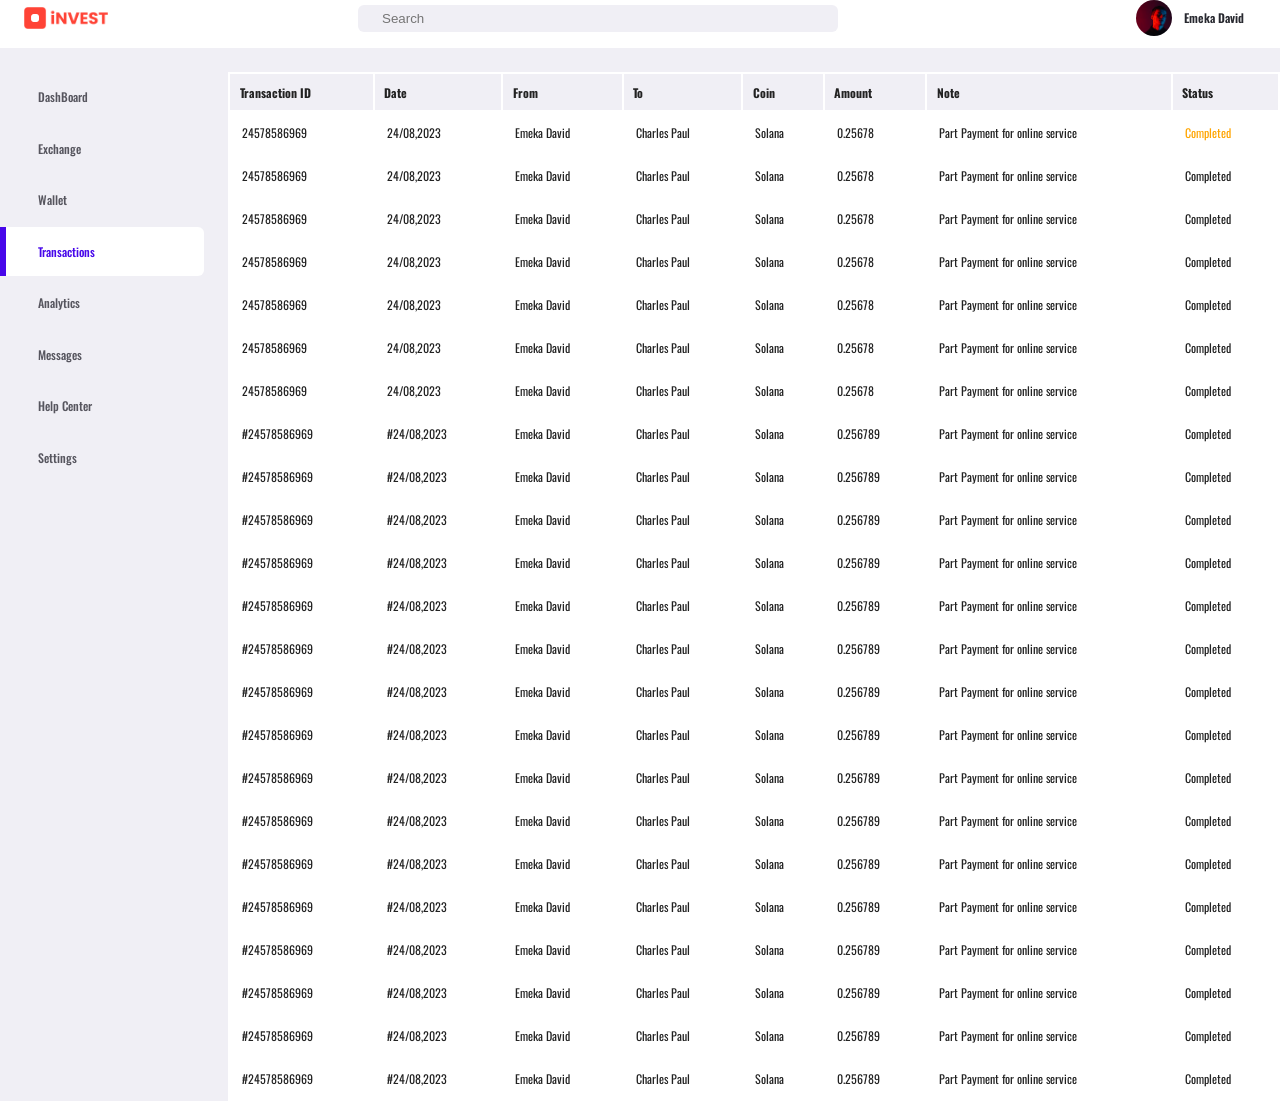
<file: transaction/transacation.html>
<!DOCTYPE html>
<html lang="en">
<head>
    <meta charset="UTF-8">
    <meta name="viewport" content="width=device-width, initial-scale=1.0">
    <link rel="stylesheet" href="https://unicons.iconscout.com/release/v4.0.8/css/line.css">
    <link rel="stylesheet" href="../styles.css">
    <link rel="stylesheet" href="./transact.css">
    <title>Crypto Investment</title>
</head>
<body>
    <nav>
        <div class="container nav_container">
            <a href="./index.html" class="nav_logo">
                <img src="../img/logo.png" alt="logo">
            </a>

            <div class="nav_search">
                <i class="uil uil-search"></i>
                <input type="search" placeholder="Search">
            </div>

            <div class="nav_profile_wrap">
                <button class="nav_theme_btn">
                <i class="uil uil-moon"></i>
                </button>

                <div class="nav_profile">
                    <div class="nav_profile-photo">
                        <img src="../img/profile-1.jpg" alt="profile">
                    </div>

                    <h5>Emeka David</h5>
                    <i class="uil uil-angle-down"></i>
                </div>

                <button class="nav_menu_btn">
                    <i class="uil uil-bars"></i>
                </button>
            </div>
        </div>
    </nav>



    <!--SIDER BAR-->
    <menu class="sidebar">
        <a href="index.html">
            <i class="uil uil-create-dashboard"></i>
            <h5>DashBoard</h5>
        </a>

        <a href=" ">
            <i class="uil uil-exchange"></i>
            <h5>Exchange</h5>
        </a>

        <a href="../wallet/wallet.html" rel="no-referrer noopener">
            <i class="uil uil-wallet"></i>
            <h5>Wallet</h5>
        </a>

        <a href="transaction/transacation.html" class="active" rel="no-referrer noopener">
            <i class="uil uil-transaction"></i>
            <h5>Transactions</h5>
        </a>

        <a href=" ">
           <i class="uil uil-chart"></i>
            <h5>Analytics</h5>
        </a>

        <a href=" ">
          <i class="uil uil-envelope-edit"></i>
            <h5>Messages</h5>
        </a>

        <a href=" ">
          <i class="uil uil-comment-question"></i>
            <h5>Help Center</h5>
        </a>

        <a href=" ">
          <i class="uil uil-cog"></i>
            <h5>Settings</h5>
        </a>

        <button class="sidebar_close-btn">
            <i class="uil uil-multiply"></i>
        </button>
    </menu>




    <table class="transactionsTable">
        <thead>
            <tr>
                <th>Transaction ID</th>
                <th>Date</th>
                <th>From</th>
                <th>To</th>
                <th>Coin</th>
                <th>Amount</th>
                <th>Note</th>
                <th>Status</th>
            </tr>
        </thead>

        <tbody>
            <tr>
                <td>24578586969</td>
                <td>24/08,2023</td>
                <td>Emeka David</td>
                <td>Charles Paul</td>
                <td>Solana</td>
                <td>0.25678</td>
                <td>Part Payment for online service</td>
                <td class="success" style="color: orange;">Completed</td>
            </tr>

            <tr>
                <td>24578586969</td>
                <td>24/08,2023</td>
                <td>Emeka David</td>
                <td>Charles Paul</td>
                <td>Solana</td>
                <td>0.25678</td>
                <td>Part Payment for online service</td>
                <td class="success">Completed</td>
            </tr>

            <tr>
                <td>24578586969</td>
                <td>24/08,2023</td>
                <td>Emeka David</td>
                <td>Charles Paul</td>
                <td>Solana</td>
                <td>0.25678</td>
                <td>Part Payment for online service</td>
                <td class="success">Completed</td>
            </tr>

            <tr>
                <td>24578586969</td>
                <td>24/08,2023</td>
                <td>Emeka David</td>
                <td>Charles Paul</td>
                <td>Solana</td>
                <td>0.25678</td>
                <td>Part Payment for online service</td>
                <td class="success">Completed</td>
            </tr>

            <tr>
                <td>24578586969</td>
                <td>24/08,2023</td>
                <td>Emeka David</td>
                <td>Charles Paul</td>
                <td>Solana</td>
                <td>0.25678</td>
                <td>Part Payment for online service</td>
                <td class="success">Completed</td>
            </tr>

            <tr>
                <td>24578586969</td>
                <td>24/08,2023</td>
                <td>Emeka David</td>
                <td>Charles Paul</td>
                <td>Solana</td>
                <td>0.25678</td>
                <td>Part Payment for online service</td>
                <td class="success">Completed</td>
            </tr>

             <tr>
                <td>24578586969</td>
                <td>24/08,2023</td>
                <td>Emeka David</td>
                <td>Charles Paul</td>
                <td>Solana</td>
                <td>0.25678</td>
                <td>Part Payment for online service</td>
                <td class="success">Completed</td>
            </tr>

             <tr>
                <td>#24578586969</td>
                <td>#24/08,2023</td>
                <td>Emeka David</td>
                <td>Charles Paul</td>
                <td>Solana</td>
                <td>0.256789</td>
                <td>Part Payment for online service</td>
                <td class="success">Completed</td>
            </tr>

             <tr>
                <td>#24578586969</td>
                <td>#24/08,2023</td>
                <td>Emeka David</td>
                <td>Charles Paul</td>
                <td>Solana</td>
                <td>0.256789</td>
                <td>Part Payment for online service</td>
                <td class="success">Completed</td>
            </tr>

             <tr>
                <td>#24578586969</td>
                <td>#24/08,2023</td>
                <td>Emeka David</td>
                <td>Charles Paul</td>
                <td>Solana</td>
                <td>0.256789</td>
                <td>Part Payment for online service</td>
                <td class="success">Completed</td>
            </tr>

             <tr>
                <td>#24578586969</td>
                <td>#24/08,2023</td>
                <td>Emeka David</td>
                <td>Charles Paul</td>
                <td>Solana</td>
                <td>0.256789</td>
                <td>Part Payment for online service</td>
                <td class="success">Completed</td>
            </tr>

             <tr>
                <td>#24578586969</td>
                <td>#24/08,2023</td>
                <td>Emeka David</td>
                <td>Charles Paul</td>
                <td>Solana</td>
                <td>0.256789</td>
                <td>Part Payment for online service</td>
                <td class="success">Completed</td>
            </tr>

             <tr>
                <td>#24578586969</td>
                <td>#24/08,2023</td>
                <td>Emeka David</td>
                <td>Charles Paul</td>
                <td>Solana</td>
                <td>0.256789</td>
                <td>Part Payment for online service</td>
                <td class="success">Completed</td>
            </tr>


            <tr>
                <td>#24578586969</td>
                <td>#24/08,2023</td>
                <td>Emeka David</td>
                <td>Charles Paul</td>
                <td>Solana</td>
                <td>0.256789</td>
                <td>Part Payment for online service</td>
                <td class="success">Completed</td>
            </tr>


            <tr>
                <td>#24578586969</td>
                <td>#24/08,2023</td>
                <td>Emeka David</td>
                <td>Charles Paul</td>
                <td>Solana</td>
                <td>0.256789</td>
                <td>Part Payment for online service</td>
                <td class="success">Completed</td>
            </tr>


            <tr>
                <td>#24578586969</td>
                <td>#24/08,2023</td>
                <td>Emeka David</td>
                <td>Charles Paul</td>
                <td>Solana</td>
                <td>0.256789</td>
                <td>Part Payment for online service</td>
                <td class="success">Completed</td>
            </tr>


            <tr>
                <td>#24578586969</td>
                <td>#24/08,2023</td>
                <td>Emeka David</td>
                <td>Charles Paul</td>
                <td>Solana</td>
                <td>0.256789</td>
                <td>Part Payment for online service</td>
                <td class="success">Completed</td>
            </tr>


            <tr>
                <td>#24578586969</td>
                <td>#24/08,2023</td>
                <td>Emeka David</td>
                <td>Charles Paul</td>
                <td>Solana</td>
                <td>0.256789</td>
                <td>Part Payment for online service</td>
                <td class="success">Completed</td>
            </tr>


            <tr>
                <td>#24578586969</td>
                <td>#24/08,2023</td>
                <td>Emeka David</td>
                <td>Charles Paul</td>
                <td>Solana</td>
                <td>0.256789</td>
                <td>Part Payment for online service</td>
                <td class="success">Completed</td>
            </tr>

            <tr>
                <td>#24578586969</td>
                <td>#24/08,2023</td>
                <td>Emeka David</td>
                <td>Charles Paul</td>
                <td>Solana</td>
                <td>0.256789</td>
                <td>Part Payment for online service</td>
                <td class="success">Completed</td>
            </tr>

            <tr>
                <td>#24578586969</td>
                <td>#24/08,2023</td>
                <td>Emeka David</td>
                <td>Charles Paul</td>
                <td>Solana</td>
                <td>0.256789</td>
                <td>Part Payment for online service</td>
                <td class="success">Completed</td>
            </tr>

            <tr>
                <td>#24578586969</td>
                <td>#24/08,2023</td>
                <td>Emeka David</td>
                <td>Charles Paul</td>
                <td>Solana</td>
                <td>0.256789</td>
                <td>Part Payment for online service</td>
                <td class="success">Completed</td>
            </tr>

            <tr>
                <td>#24578586969</td>
                <td>#24/08,2023</td>
                <td>Emeka David</td>
                <td>Charles Paul</td>
                <td>Solana</td>
                <td>0.256789</td>
                <td>Part Payment for online service</td>
                <td class="success">Completed</td>
            </tr>
        </tbody>
    </table>


    <script src="../script.js"></script>

</body>
</html>
</file>
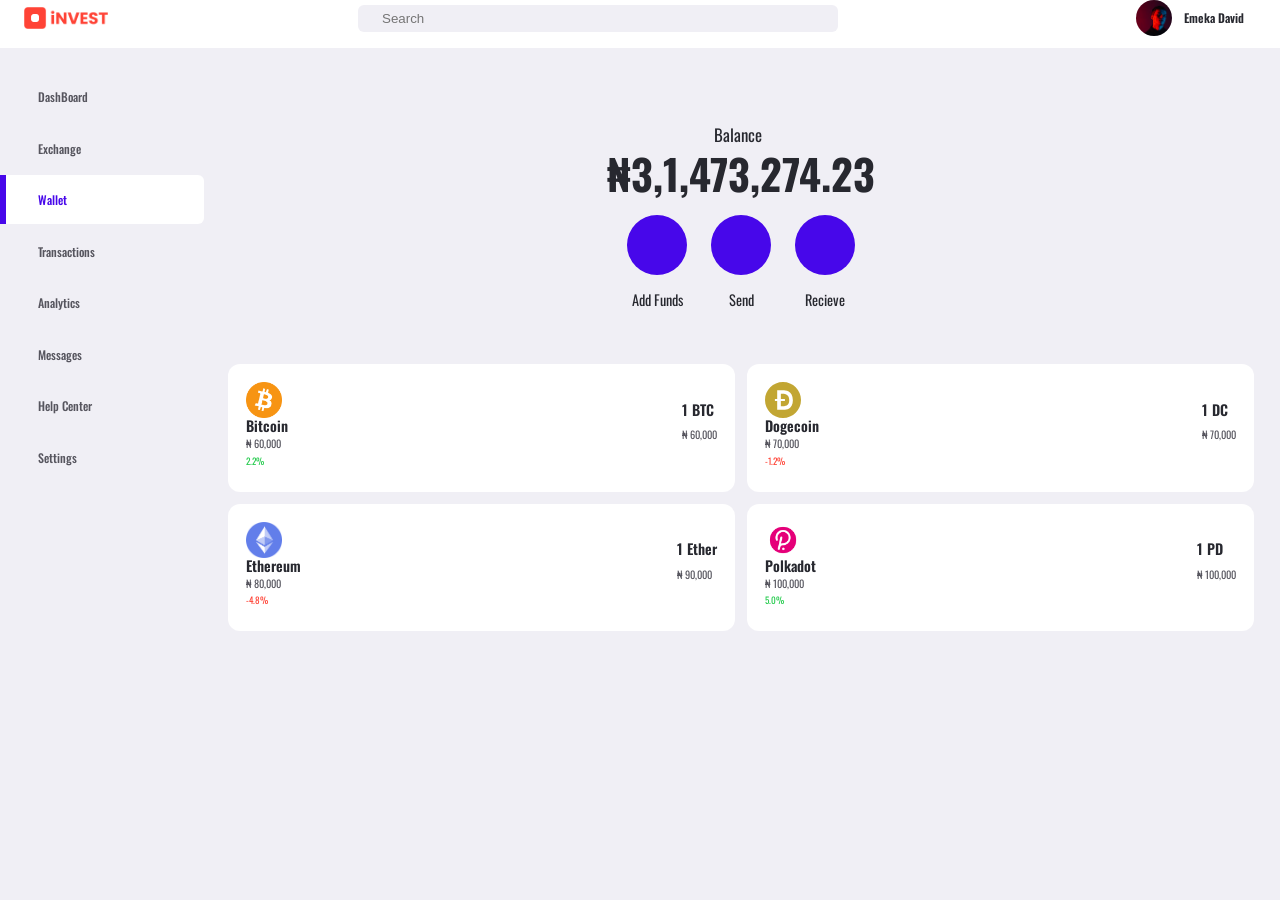
<file: wallet/wallet.html>
<!DOCTYPE html>
<html lang="en">
<head>
    <meta charset="UTF-8">
    <meta name="viewport" content="width=device-width, initial-scale=1.0">
    <link rel="stylesheet" href="https://unicons.iconscout.com/release/v4.0.8/css/line.css">
    <link rel="stylesheet" href="../styles.css">
    <link rel="stylesheet" href="./wallet.css">
    <title>Crypto Investment</title>
</head>
<body>
    <nav>
        <div class="container nav_container">
            <a href="./index.html" class="nav_logo">
                <img src="../img/logo.png" alt="logo">
            </a>

            <div class="nav_search">
                <i class="uil uil-search"></i>
                <input type="search" placeholder="Search">
            </div>

            <div class="nav_profile_wrap">
                <button class="nav_theme_btn">
                <i class="uil uil-moon"></i>
                </button>

                <div class="nav_profile">
                    <div class="nav_profile-photo">
                        <img src="../img/profile-1.jpg" alt="profile">
                    </div>

                    <h5>Emeka David</h5>
                    <i class="uil uil-angle-down"></i>
                </div>

                <button class="nav_menu_btn">
                    <i class="uil uil-bars"></i>
                </button>
            </div>
        </div>
    </nav>



    <!--SIDER BAR-->
    <menu class="sidebar">
        <a href="index.html">
            <i class="uil uil-create-dashboard"></i>
            <h5>DashBoard</h5>
        </a>

        <a href=" ">
            <i class="uil uil-exchange"></i>
            <h5>Exchange</h5>
        </a>

        <a href="./wallet/wallet.html" class="active" rel="no-referrer noopener">
            <i class="uil uil-wallet"></i>
            <h5>Wallet</h5>
        </a>

        <a href="..transaction/transacation.html"  rel="no-referrer noopener">
            <i class="uil uil-transaction"></i>
            <h5>Transactions</h5>
        </a>


        <a href=" ">
           <i class="uil uil-chart"></i>
            <h5>Analytics</h5>
        </a>

        <a href=" ">
          <i class="uil uil-envelope-edit"></i>
            <h5>Messages</h5>
        </a>

        <a href=" ">
          <i class="uil uil-comment-question"></i>
            <h5>Help Center</h5>
        </a>

        <a href=" ">
          <i class="uil uil-cog"></i>
            <h5>Settings</h5>
        </a>

        <button class="sidebar_close-btn">
            <i class="uil uil-multiply"></i>
        </button>
    </menu>



    <section class="wallet">
        <div class="wallet_balance">
            <h4>Balance <i class="uil uil-eye-slash"></i></h4>
            <h1>&#8358;3,1,473,274.23</h1>

            <div class = "wallet_cta">
                <a href="#" class="wallet_cta-btn">
                    <i class="uil uil-arrow-up-right"></i>
                    <p>Add Funds</p>
                </a>

                <a href="#" class="wallet_cta-btn">
                    <i class="uil uil-share"></i>
                    <p>Send</p>
                </a>

                <a href="#" class="wallet_cta-btn">
                    <i class="uil uil-arrow-down-right"></i>
                    <p>Recieve</p>
                </a>
            </div>
        </div>

        <ul class="wallet_tokens">
            <li class="wallet_token">
                <div class="wallet_token-left">
                    <div class="wallet_token-image">
                        <img src="../img/Bitcoin.svg.png" alt="">
                    </div>
                    <div>
                        <h4>Bitcoin</h4>
                        <div>
                            <p>&#8358; 60,000</p>
                            <small class="success">2.2%</small>
                        </div>
                    </div>
                </div>
                <div class="wallet_token-right">
                    <h4>1 BTC</h4>
                    <p>&#8358; 60,000</p>
                </div>
            </li>


            <li class="wallet_token">
                <div class="wallet_token-left">
                    <div class="wallet_token-image">
                        <img src="../img/dogecoin-doge-logo-alternative.svg" alt="">
                    </div>
                    <div>
                        <h4>Dogecoin</h4>
                        <div>
                            <p>&#8358; 70,000</p>
                            <small class="danger">-1.2%</small>
                        </div>
                    </div>
                </div>
                <div class="wallet_token-right">
                    <h4>1 DC</h4>
                    <p>&#8358; 70,000</p>
                </div>
            </li>


            <li class="wallet_token">
                <div class="wallet_token-left">
                    <div class="wallet_token-image">
                        <img src="../img/ethereum-logo-EC6CDBA45B-seeklogo.com.png" alt="">
                    </div>
                    <div>
                        <h4>Ethereum</h4>
                        <div>
                            <p>&#8358; 80,000</p>
                            <small class="danger">-4.8%</small>
                        </div>
                    </div>
                </div>
                <div class="wallet_token-right">
                    <h4>1 Ether</h4>
                    <p>&#8358; 90,000</p>
                </div>
            </li>

            <li class="wallet_token">
                <div class="wallet_token-left">
                    <div class="wallet_token-image">
                        <img src="../img/polkadot-coin-logo-icon-cryptocurrency-free-vector.jpg" alt="">
                    </div>
                    <div>
                        <h4>Polkadot</h4>
                        <div>
                            <p>&#8358; 100,000</p>
                            <small class="success">5.0%</small>
                        </div>
                    </div>
                </div>
                <div class="wallet_token-right">
                    <h4>1 PD</h4>
                    <p>&#8358; 100,000</p>
                </div>
            </li>
        </ul>
  
    </section>


    <script src="../script.js"></script>

</body>
</html>
</file>
<file: styles.css>
@import url('https://fonts.googleapis.com/css2?family=Oswald:wght@200..700&display=swap');


:root{
 --color-white: #fff;
 --color-light: #f0eff5;
 --color-gray-light: #86848c;
 --color-gray-dark: #56555e;
 --color-dark: #27282f;
 --color-primary: rgb(71,7,234);
 --color-sucess: rgb(34, 202, 75);
 --color-danger: rgb(255,67,54);
 --color-warning: rgb(234, 181, 7);
 --color-purple: rgb(160, 99, 245);
 --color-primary-light: rgba(71, 7, 234, 0.2);
 --color-success-light: rgba(34, 202, 75, 0.2);
 --color-danger-light: rgba(255, 67, 54, 0.2);
 --color-purple-light: rgba(160, 99, 245, 0.2);

 --card-padding: 1.6rem;

 --radius-1: 0.5rem;
 --radius-2: 1rem;
 --radius-3: 1.6rem;

 --transition: all 300ms ease;
}

.dark-theme {
    --color-white: #f2f2f2;
    --color-light: #23232a;
    --color-dark: #ddd;
    --color-gray-dark: #adacb5;
}

*{
    margin: 0;
    padding: 0;
    outline: 0;
    border: 0;
    background: transparent;
    appearance: 0;
    text-decoration: none;
    list-style: none;
    box-sizing: border-box;
}

html{
    font-size: 12px;
}
body{
    background: var(--color-light);
    font-family: "Oswald", sans-serif;
    min-height: 100vh;
    color: var(--color-gray-dark);
    display: grid;
    grid-template-columns: 17rem auto 30rem;
    gap: 2rem;
    transition: var(--transition);
    transition-duration: 2s;
    user-select: none;
}

.comtainer{
    width: 96vw;
    margin-inline: auto;
}

img{
    display: block;
    width: 100%;
    object-fit: cover;
}

h1, h2, h3, h4, h5, h6{
    font-weight: 600;
    line-height: 1.1;
    color: var(--color-dark);
}

h1{
    font-size: 2.3rem;
    font-weight: 900;
}

h2{
    font-size: 1.5rem;
    font-weight: 800;
}

h3{
    font-size: 1.2rem;
}

h4{
    font-size: 1.2rem;
}

h5{
    font-size: 1rem;
}

h6{
    font-size: 0.8rem;
}

p{
    font-size: 0.87rem;
}

small{
    font-size: 0.77rem;
}

.text-muted{
    color: var(--color-gray-light);
}

.primary{
    color: var(--color-primary);
}

.bg-primary{
    background: var(--color-primary);
    box-shadow: 0 0.8rem 0.8rem var(--color-primary-light);
}

.bg-primary-light{
    background: var(--color-primary-light);
}

.danger{
    color: var(--color-danger);
}

.bg-danger{
    background: var(--color-danger);
    box-shadow: 0 0.8rem 0.8rem var(--color-danger-light);
}

.bg-danger-light{
    background: var(--color-danger-light);
}

.success{
    color: var(--color-sucess);
}

.bg-success{
    background: var(--color-sucess);
    box-shadow: 0 0.8rem 0.8rem var(--color-success-light);
}

.bg-success-light{
    background: var(--color-sucess);
}

.warning{
    color: var(--color-warning);
}

.bg-warning{
    background: var(--color-warning);
    box-shadow: 0 0.8rem 0.8rem var(--color-warning-light);
}

.purple{
    color: var(--color-purple);
}

.bg-purple{
    color: var(--color-purple);
    box-shadow: 0 0.8rem 0.8rem var(--color-purple-light);
}

.bg-purple-light{
    background: var(--color-purple-light);
}

.bg-dark{
    background: var(--color-dark);
    box-shadow: 0 0.8rem 0.8rem rgba(0, 0, 0, 0.12);
}
button{
    cursor: pointer;
}

/* Navbar Styling */
nav{
    width: 100vw;
    background: var(--color-white);
    /*display: grid;*/
    /*place-items: center;*/
    height: 4rem;
    position: fixed;
    top: 0;
    left: 0;
    z-index: 10;
}

.nav_container{
    display: flex;
    justify-content: space-between;
    align-items: center;
    padding:  0 2rem;
}

.nav_logo{
    width: 7rem;
}

.nav_profile_wrap{
    display: flex;
    align-items: center;
    gap: 4rem;
    justify-content: space-between;
    cursor: pointer;
}

.nav_profile{
    display: flex;
    gap: 1rem;
    align-items: center;
}

.nav_profile-photo{
    width: 3rem;
    height: 3rem;
    border-radius: 50%;
    overflow: hidden;
}

.nav_menu_btn i{
    font-size: 2.6rem;
}

.nav_menu_btn{
    display: none;
}

.nav_search{
    background: var(--color-light);
    border-radius: var(--radius-1);
    padding: 0.5rem 1rem;
    width: 40rem;
    display: flex;
    gap: 1rem;
    align-items: center;
    color: var(--color-gray-light);
}

.nav_container i{
    font-size: 1.6rem;
}




/*---------SIDEBAR-----------*/
.sidebar{
    margin-top: 6rem;
    min-height: calc(100vh - 6rem);
    display: flex;
    flex-direction: column;
    gap: 0.2rem;
}

.sidebar a{
    display: flex;
    align-items: center;
    gap: 1rem;
    padding: 1.5rem 4vw 1.5rem 2vw;
    transition: var(--transition);
    background: transparent;
    border-radius: 0 0.5rem 0.5rem 0;
    color: var(--color-gray-dark);
}

.sidebar a i{
    font-size: 2.5rem;
    color: var(--color-dark);
}

.sidebar a h5{
    font-weight: 500;
    color: var(--color-gray-dark);
}

.sidebar a:hover{
    background: var(--color-white);
    color: var(--color-gray-dark);
    border-left: 0.5rem solid var(--color-gray-dark);
}


.sidebar a.active{
    background: var(--color-white);
    border-left: 0.5rem solid var(--color-primary);
    padding-left: calc(2vw - 0.5rem);
}

.sidebar a.active *{
    color: var(--color-primary);
}

/* Navbar Styling */

.main_header{
    display: flex;
    align-items: center;
    gap: 1rem;
    margin-top: 7rem;
}

.main_header input[type="date"]{
    padding: 0.5rem 2rem;
    background: var(--color-white);
    color: var(--color-gray-dark);
}

.main_card{
    margin-top: 1.5rem;
    display: grid;
    grid-template-columns: repeat(3, 1fr);
    gap: 1rem;
}

.card{
    background: linear-gradient(#30e50c, #98b3ef);
    padding: var(--card-padding);
    border-radius: var(--radius-3);
    height: 16rem;
    display: flex;
    flex-direction: column;
    justify-content: space-between;
    box-shadow: 0 2rem 3rem var(--color-purple-light);
    transition: var(--transition);
}

.card * {
    color: white;
}

.card:nth-child(2){
    background: linear-gradient(#80828f, #27282f);
    box-shadow: 0 2rem 3rem rgba(0, 0, 0, 0.12);
}

.card:nth-child(3){
    background: linear-gradient(#523bfe, #0cdfdc);
    box-shadow: 0 2rem 3rem var(--color-primary-light);
}

.card:hover{
    box-shadow: none;
}

.card_header{
    display: flex;
    justify-content: space-between;
    align-content: center;
    align-items: flex-start;
}


.card_header-left{
    display: flex;
    gap: 0.5rem;
    align-items: center;
    padding-bottom: 1rem;
}

.card_header-right{
    width: 3rem;
    display: flex;
    flex-direction: column;
    gap: 0.3rem;
}

.card_header-left h3{
    font-weight: 250;
}

.card_header-left img{
    width: 2rem;
    border: 1px solid white;
    border-radius: var(--radius-1);
    padding: 0.4rem;
}

.card_body{
    display: flex;
    justify-content: space-between;
}

.card_body-chip{
    width: 3.5rem;
}

.card_footer{
    display: flex;
    justify-content: space-between;
    align-items: center;
}

.card_footer-right{
    display: flex;
    gap: 2rem;
}


.fastPayment{
    margin-top: 2rem;
    display: flex;
    align-items: center;
    gap: 2rem;
}

.fastpayment_badges{
    display: flex;
    gap: 1rem;
    align-items: center;
    flex-wrap: wrap;
    max-width: 100%;
}

.fastpayment_badge{
    background: var(--color-white);
    display: flex;
    align-items: center;
    gap: 0.6rem;
    border-radius: var(--radius-1);
    padding: 0.6rem var(--card-padding);
    transition: var(--transition);
    cursor: pointer;
}

.fastpayment_badge:hover{
    box-shadow: 0 0 1rem var(--color-primary-light);
}

.fastpayment_badge span{
    width: 0.5rem;
    height: 0.5rem;
    border-radius: 50%;
}

.fastpayment_badge div{
    display: flex;
    gap: 1.5rem;
    align-items: center;
}


canvas{
    background: var(--color-white);
    width: 100%;
    margin-top: 2rem;
    border-radius:  var(--radius-3);
    padding: var(--card-padding);
}

/*Investment Styling*/
.right{
    margin-top: 6rem;
    margin-right: 2vw;
}

.investments{
    background: var(--color-white);
    border-radius: var(--radius-3);
}

.investments_header{
    display: flex;
    align-items: center;
    justify-content: space-between;
    padding: var(--card-padding);
}

.investments_header a{
    display: flex;
    align-items: center;
    color: var(--color-primary);
}

.investments img{
    width: 2.4rem;
}

.investment {
    display: flex;
    align-items: center;
    justify-content: space-between;
    padding: var(--card-padding);
    border-bottom: 1px solid var(--color-light);
    transition: var(--transition);
}

.investment:hover{
    background-color: var(--color-light);
    cursor: pointer;
}


.recentTransactions{
    margin-top: 2rem;
    max-width: 100%;
}

.recentransaction_header{
    display: flex;
    align-items: center;
    justify-content: space-between;
    padding-left: 2rem;
    margin-bottom: 1rem;
}

.recentransaction_header a{
    display: flex;
    align-items: center;
}

.transaction{
    display: flex;
    align-items: center;
    justify-content: space-between;
    padding: 1.5rem var(--card-padding);
    border-radius: var(--radius-1);
    transition: var(--transition);
}

.transaction:hover{
    background-color: var(--color-white);
    cursor: pointer;
}

.transaction_service{
    display: flex;
    gap: 1rem;
}

.transaction_service .icon{
    border-radius: var(--radius-2);
    display: flex;
    align-items: center;
    font-size: 1.7rem;
    justify-content: center;
    width: 3.4rem;
    height: 3.4rem;
}

.transaction_card{
    display: flex;
    justify-self: flex-start;
    gap: 1rem;
}

.transaction_card-image{
    display: flex;
    width: 3.4rem;
    border-radius: var(--radius-1);
    align-items: center;
    justify-content: center;    
}

/*Media Queries for tables and phones*/
/* Responsive Design for Tablet (iPad Pro 1024x1366) */
@media screen and (max-width: 1024px) {
    body{
        grid-template-columns: 1fr;
    }

    .nav_search{
        display: none;
    }

    .nav_menu_btn {
        display: inline-block !important;
        background: none;
        border: none;
        font-size: 2rem;
        color: var(--color-dark);
        z-index: 200;
    }

    main{
        grid-template-columns: 1fr;
        padding: 0 1rem;
    }

    .sidebar{
        position: fixed;
        top: 0;
        left: -100%;
        z-index: 3;
        background: var(--color-white);
        width: 22rem;
        box-shadow: 2rem 0 2rem rgba(0, 0, 0, 0.12);
        animation: showSiderbar 4000ms ease forwards;
        display: none;
    }

    .sidebar.show{
        display: flex;
    }

    @keyframes identifier {
        to{
            left: 0;
        }
    }

    .sidebar_close-btn{
        display: inline-block;
        position: absolute;
        top: 2rem;
        right: 1.2rem;
        font-size: 2.2rem;
        background: transparent;
    }

    .main_card{
        grid-template-columns: 1fr 1fr;
    }

    .right{
        margin-top: 0;
    }
}

@media screen and (max-width: 600px) {
   @media screen and (max-width: 600px) {
    body {
        display: block;
        padding: 0;
        gap: 0;
    }

    nav {
        height: 3.5rem;
        padding: 0 0.5rem;
    }

    .nav_container {
        flex-direction: row;
        padding: 0 0.5rem;
        gap: 0.5rem;
    }

    .nav_logo img {
        width: 2.5rem;
        height: auto;
    }

    .nav_search {
        display: none;
    }

    .nav_profile_wrap {
        gap: 0.5rem;
    }

    .nav_menu_btn {
        display: inline-block;
        background: none;
        border: none;
        font-size: 2rem;
        color: var(--color-dark);
    }

    /* Sidebar overlay for mobile */
    .sidebar {
        display: none;
        position: fixed;
        top: 0;
        left: 0;
        width: 70vw;
        min-width: 180px;
        max-width: 320px;
        height: 100vh;
        background: var(--color-white);
        flex-direction: column;
        box-shadow: 2px 0 8px rgba(0,0,0,0.07);
        z-index: 100;
        padding-top: 1rem;
        overflow-y: auto;
        border-radius: 0 1rem 1rem 0;
        transition: left 0.3s;
    }
    .sidebar.show {
        display: flex;
    }
    .sidebar a {
        padding: 1rem 1.2rem;
        font-size: 1rem;
        border-radius: 0.5rem;
        min-width: 100px;
        justify-content: flex-start;
    }

    .sidebar_close-btn {
        display: inline-block;
        position: absolute;
        top: 1rem;
        right: 1rem;
        font-size: 2rem;
        background: transparent;
        border: none;
        color: var(--color-dark);
    }

    .main_header {
        flex-direction: column;
        align-items: flex-start;
        gap: 0.5rem;
        margin-top: 4.5rem;
        padding: 0 0.5rem;
    }

    .main_card {
        display: grid;
        grid-template-columns: 1fr;
        gap: 1rem;
        margin-top: 1rem;
        padding: 0 0.5rem;
    }

    .card {
        min-width: 0;
        width: 100%;
        min-height: 10rem;
        padding: 1rem 0.5rem;
        margin: 0 auto;
        border-radius: 1rem;
        box-shadow: 0 1rem 2rem rgba(0,0,0,0.07);
    }
    }
}

@media screen and (max-width: 820px) {
    body {
        display: block;
        padding: 0;
        gap: 0;
    }

    nav {
        height: 3.5rem;
        padding: 0 0.5rem;
    }

    .nav_container {
        flex-direction: row;
        padding: 0 0.5rem;
        gap: 0.5rem;
    }

    .nav_logo img {
        width: 2.5rem;
        height: auto;
    }

    .nav_search {
        display: none;
    }

    .nav_profile_wrap {
        gap: 0.5rem;
    }

    .nav_menu_btn {
        display: inline-block;
        background: none;
        border: none;
        font-size: 2rem;
        color: var(--color-dark);
    }

    /* Sidebar overlay for mobile */
    .sidebar {
        display: none;
        position: fixed;
        top: 0;
        left: 0;
        width: 70vw;
        min-width: 180px;
        max-width: 320px;
        height: 100vh;
        background: var(--color-white);
        flex-direction: column;
        box-shadow: 2px 0 8px rgba(0,0,0,0.07);
        z-index: 100;
        padding-top: 1rem;
        overflow-y: auto;
        border-radius: 0 1rem 1rem 0;
        transition: left 0.3s;
    }
    .sidebar.show {
        display: flex;
    }
    .sidebar a {
        padding: 1rem 1.2rem;
        font-size: 1rem;
        border-radius: 0.5rem;
        min-width: 100px;
        justify-content: flex-start;
    }

    .sidebar_close-btn {
        display: inline-block;
        position: absolute;
        top: 1rem;
        right: 1rem;
        font-size: 2rem;
        background: transparent;
        border: none;
        color: var(--color-dark);
    }

    .main_header {
        flex-direction: column;
        align-items: flex-start;
        gap: 0.5rem;
        margin-top: 4.5rem;
        padding: 0 0.5rem;
    }

    .main_card {
        display: grid;
        grid-template-columns: 1fr;
        gap: 1rem;
        margin-top: 1rem;
        padding: 0 0.5rem;
    }

    .card {
        min-width: 0;
        width: 100%;
        min-height: 10rem;
        padding: 1rem 0.5rem;
        margin: 0 auto;
        border-radius: 1rem;
        box-shadow: 0 1rem 2rem rgba(0,0,0,0.07);
    }
}

.nav_theme_btn{
    color: var(--color-dark);
}

.sidebar_close-btn{
    display: none;
}
</file>
<file: transaction/transact.css>
/* Theme variables */
:root {
  --color-white: #fff;
  --color-bg: #f0eff5;
  --color-text: #222;
  --color-table-header: #f0eff5;
  --color-table-row-odd: #fff;
  --color-table-row-even: #f9f9f9;
}

body.dark-theme {
  --color-white: #181818;
  --color-bg: #181818;
  --color-text: #f5f5f5;
  --color-table-header: #23232b;
  --color-table-row-odd: #23232b;
  --color-table-row-even: #181818;
}

body {
  background: var(--color-bg);
  color: var(--color-text);
}
body{
  grid-template-columns: 17rem auto;
}

.transactionsTable{
  height: fit-content;
  margin-top: 6rem;
  background: var(--color-white);
  color: var(--color-text);
}

.transactionsTable th {
  text-align: left;
  padding: 0.8rem;
  background: var(--color-table-header);
  color: var(--color-text);
}

.transactionsTable td{
  padding: 1rem;
  color: var(--color-text);
}

.transactionsTable tbody tr:nth-child(odd){
  background: var(--color-white);
}

@media screen and (max-width: 1024px) {
    body{
      grid-template-columns: 1fr;
    }
}

@media screen and (max-width: 600px) {
    .transactionsTable thead tr{
      display: flex;
      flex-direction: column;
    }

    .transactionsTable tbody tr{
      display: flex;
      flex-direction: column;
    }

    .transactionsTable tbody tr:nth-child(even){
      border-left: 2px solid var(--color-white);
    }
  }
</file>
<file: wallet/wallet.css>
body{
    grid-template-columns: 17rem auto;
}

.wallet{
    margin-top: 8rem;
    margin-right: 2vw;
}

.wallet_balance{
    text-align: center;
    padding: 2.5rem;
    border-radius: 2rem;
}

.wallet_balance h4{
    display: flex;
    align-items: center;
    gap: 0.5rem;
    font-size: 1.4rem;
    font-weight: 400;
    margin-inline: auto;
    width: fit-content;
}

.wallet_balance h1{
    margin: 0.5rem 0 1.5rem;
    font-size: 3.5rem;
    font-weight: 700;
}

.wallet_cta{
    display: flex;
    align-items: center;
    gap: 2rem;
    width: fit-content;
    margin-inline: auto;
}

.wallet_cta a{
    color: var(--color-white);
}

.wallet_cta a i{
    background: var(--color-primary);
    width: 5rem;
    height: 5rem;
    font-size: 2rem;
    display: grid;
    place-items: center;
    border-radius: 50%;
}

.wallet_cta a p{
    font-size: 1.2rem;
    margin-top: 1.2rem;
    color: var(--color-dark);
}

.wallet_tokens{
    margin-top: 2rem;
    display: grid;
    grid-template-columns: 1fr 1fr;
    gap: 1rem 1rem;
}

.wallet_token{
    background: var(--color-white);
    border-radius: 1rem;
    padding: 1.5rem;
    display: flex;
    justify-content: space-between;
    align-items: center;
}

.wallet-token-left{
    display: flex;
    flex-direction: column;
    align-items: flex-start;
    gap: 0.3rem;
}

.wallet_token-image{
    width: 3rem;
    height: 3rem;
}

.wallet_token-left > div{
    display: flex;
    flex-direction: column;
    gap: 0.2rem;
    align-items: flex-start;
}


.wallet_token-left > div div{
    display: flex;
    flex-direction: column;
    align-items: flex-start;
    gap: 0.2rem;
    padding-bottom: 0.5rem;
}

.wallet_token-right{
    display: flex;
    flex-direction: column;
    gap: 0.8rem;
    padding-bottom: 1rem;
}

@media screen and (max-width: 1024px) {
    body{
        grid-template-columns: 1fr;
    }

    .wallet{
        padding-left: 2vw;
    }
}

@media screen and (max-width: 600px) {
    .wallet_token{
        grid-template-columns: 1fr;
        gap: 1rem;
    }
}
</file>
